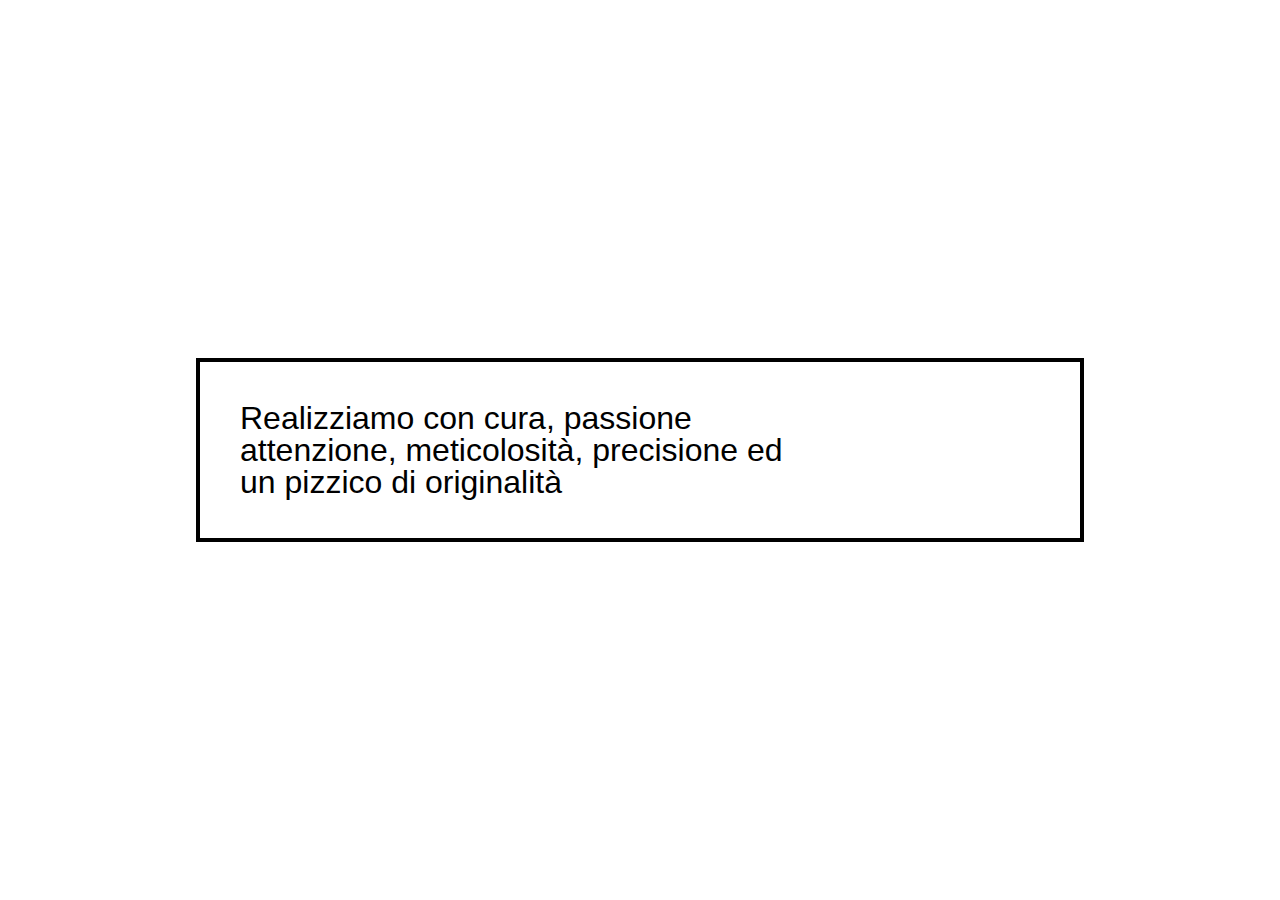
<file: esercizio_2/index.html>
<!DOCTYPE html>
<html lang="en">
  <head>
    <meta charset="UTF-8" />
    <meta name="viewport" content="width=device-width, initial-scale=1.0" />
    <link rel="stylesheet" href="assets/css/reset.css" />
    <link rel="stylesheet" href="assets/css/styles.css" />
    <title>Frase</title>
  </head>
  <body>
    <div id="main-container">
      <p>
        Realizziamo con cura, passione attenzione, meticolosità, precisione ed
        un pizzico di originalità
        <span class="changing-text">single page app</span>
        <span class="changing-text">interfacce web</span>
        <span class="changing-text">app native</span>
      </p>
    </div>
  </body>
</html>
</file>
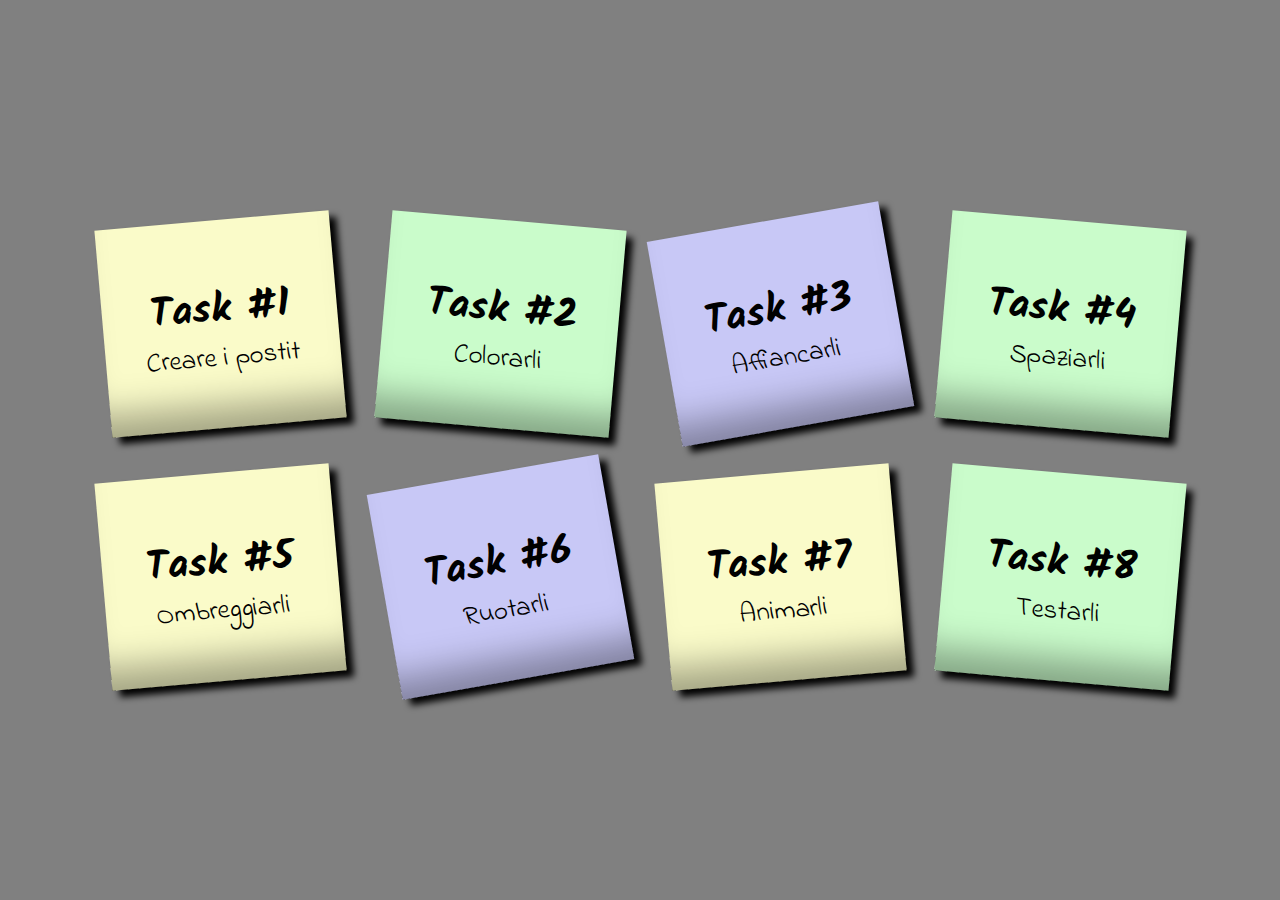
<file: post-it/index.html>
<!DOCTYPE html>
<html lang="en">
  <head>
    <meta charset="UTF-8" />
    <meta name="viewport" content="width=device-width, initial-scale=1.0" />
    <link rel="stylesheet" href="assets/css/reset.css" />
    <link rel="stylesheet" href="assets/css/styles.css" />
    <title>Post-it dashboard</title>
  </head>
  <body>
    <div id="post-it-container">
      <div class="post-it post-it-yellow">
        <div class="post-it-content">
          <h2>Task #1</h2>
          <p>Creare i postit</p>
        </div>
      </div>
      <div class="post-it post-it-green">
        <div class="post-it-content">
          <h2>Task #2</h2>
          <p>Colorarli</p>
        </div>
      </div>
      <div class="post-it post-it-purple">
        <div class="post-it-content">
          <h2>Task #3</h2>
          <p>Affiancarli</p>
        </div>
      </div>
      <div class="post-it post-it-green">
        <div class="post-it-content">
          <h2>Task #4</h2>
          <p>Spaziarli</p>
        </div>
      </div>
      <div class="post-it post-it-yellow">
        <div class="post-it-content">
          <h2>Task #5</h2>
          <p>Ombreggiarli</p>
        </div>
      </div>
      <div class="post-it post-it-purple">
        <div class="post-it-content">
          <h2>Task #6</h2>
          <p>Ruotarli</p>
        </div>
      </div>
      <div class="post-it post-it-yellow">
        <div class="post-it-content">
          <h2>Task #7</h2>
          <p>Animarli</p>
        </div>
      </div>
      <div class="post-it post-it-green">
        <div class="post-it-content">
          <h2>Task #8</h2>
          <p>Testarli</p>
        </div>
      </div>
    </div>
  </body>
</html>
</file>
<file: esercizio_2/assets/css/styles.css>
body {
  margin: 0;
  display: flex;
  justify-content: center;
  align-items: center;
  height: 100vh;
  font-family: Arial, Helvetica, sans-serif;
}

#main-container {
  text-align: left;
  max-width: 800px;
  padding: 40px;
  border: 4px solid black;
  position: relative;
}

p {
  font-size: 2em;
  width: 70%;
}

.changing-text {
  color: blue;
  opacity: 0; /* Nascondi all'inizio */
  position: absolute;
  animation: dissolviTesto 6s infinite; /* Fai partire l'animazione per 6 secondi con loop infinto */
  left: 375px;
  width: 100%;
  text-align: left;
}

.changing-text:nth-child(1) {
  animation-delay: 0s; /* Animazione prima parola */
}

.changing-text:nth-child(2) {
  animation-delay: 2s; /* Animazione seconda parola dopo 2 secondi */
}

.changing-text:nth-child(3) {
  animation-delay: 4s; /* Animazione terza parola dopo 3 secondi */
}

@keyframes dissolviTesto {
  0%,
  16.66% {
    opacity: 0; /* Nascondi */
    top: -50px; /* Fai partire il testo da -50px */
  }
  16.66%,
  33.33% {
    opacity: 1; /* Mostra */
    top: 104px; /* Muovi il testo a 104px di fianco alla parola originalità */
  }
  66.66%,
  100% {
    opacity: 0; /* Nascondi */
    top: 250px; /* Fai sparire verso il basso la parola a 250px */
  }
}
</file>
<file: post-it/assets/css/styles.css>
@import url('https://fonts.googleapis.com/css2?family=Indie+Flower&family=Kalam&display=swap');

body {
  background-color: gray;
  font-family: Arial, Helvetica, sans-serif;
  margin: 0;
  display: flex;
  justify-content: center;
  align-items: center;
  height: 100vh;
}

#post-it-container {
  display: flex;
  flex-wrap: wrap;
  justify-content: center;
  gap: 45px;
  max-width: 1200px;
  width: 100%;
}

.post-it {
  background-color: white; /* Set your desired post-it color */
  width: calc(20% - 5px); /* 25% width for 4 post-its per row with gap */
  padding: 20px;
  box-sizing: border-box;
  text-align: center;
  height: 13em;
  display: flex;
  justify-content: center;
  align-items: center;
  box-shadow: 7px 7px 7px black, inset rgba(0, 0, 0, 0.35) 0px -50px 36px -28px;
}

h2 {
  font-weight: bold;
  font-size: 2.5em;
  padding: 15px;
  font-family: 'Kalam', cursive;
}

p {
  font-size: 1.7em;
  font-family: 'Indie Flower', cursive;
}

.post-it-yellow {
  background-color: #fafbc9;
  transform: rotate(-5deg);
}

.post-it-green {
  background-color: #cafccb;
  transform: rotate(5deg);
}

.post-it-purple {
  background-color: #c8c8f6;
  transform: rotate(-10deg);
}

.post-it:hover {
  transform: rotate(0deg);
  transform: scale(1.2);
  transition-duration: 0.5s;
  cursor: pointer;
}
</file>
